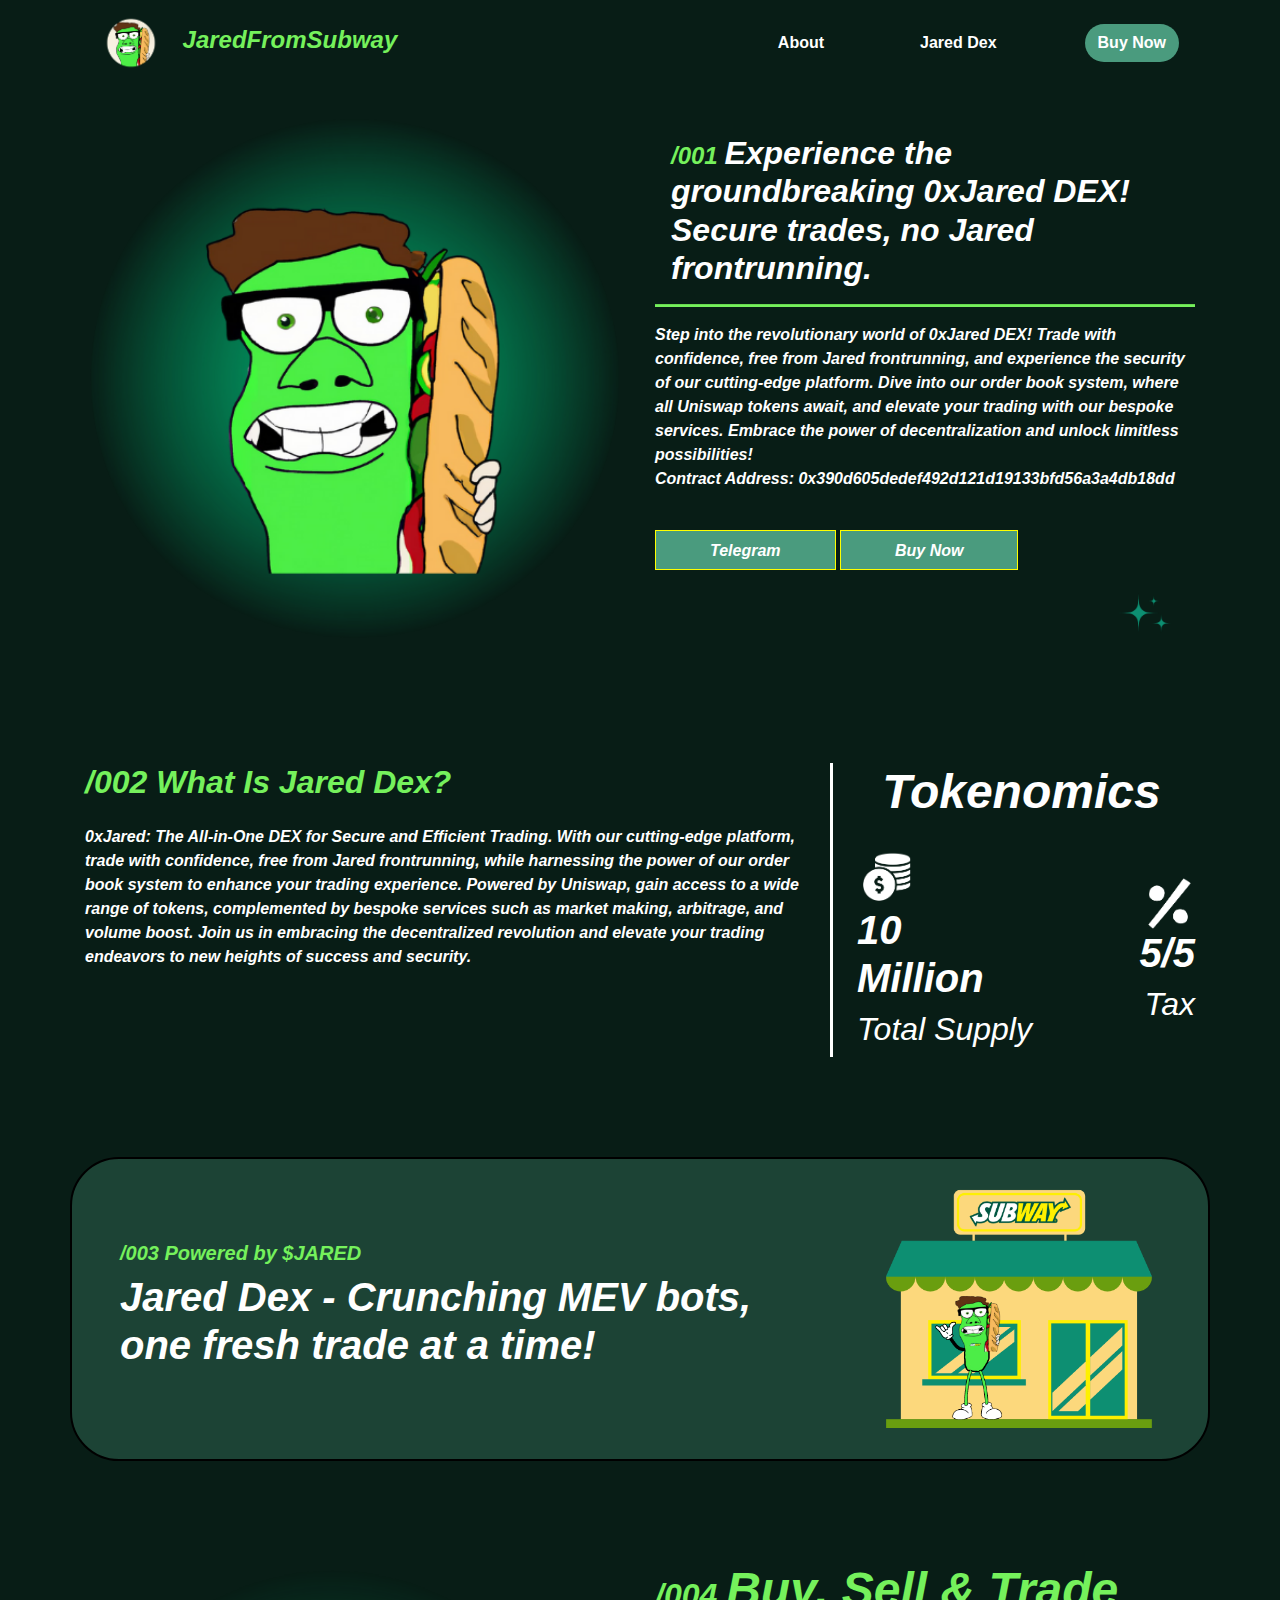
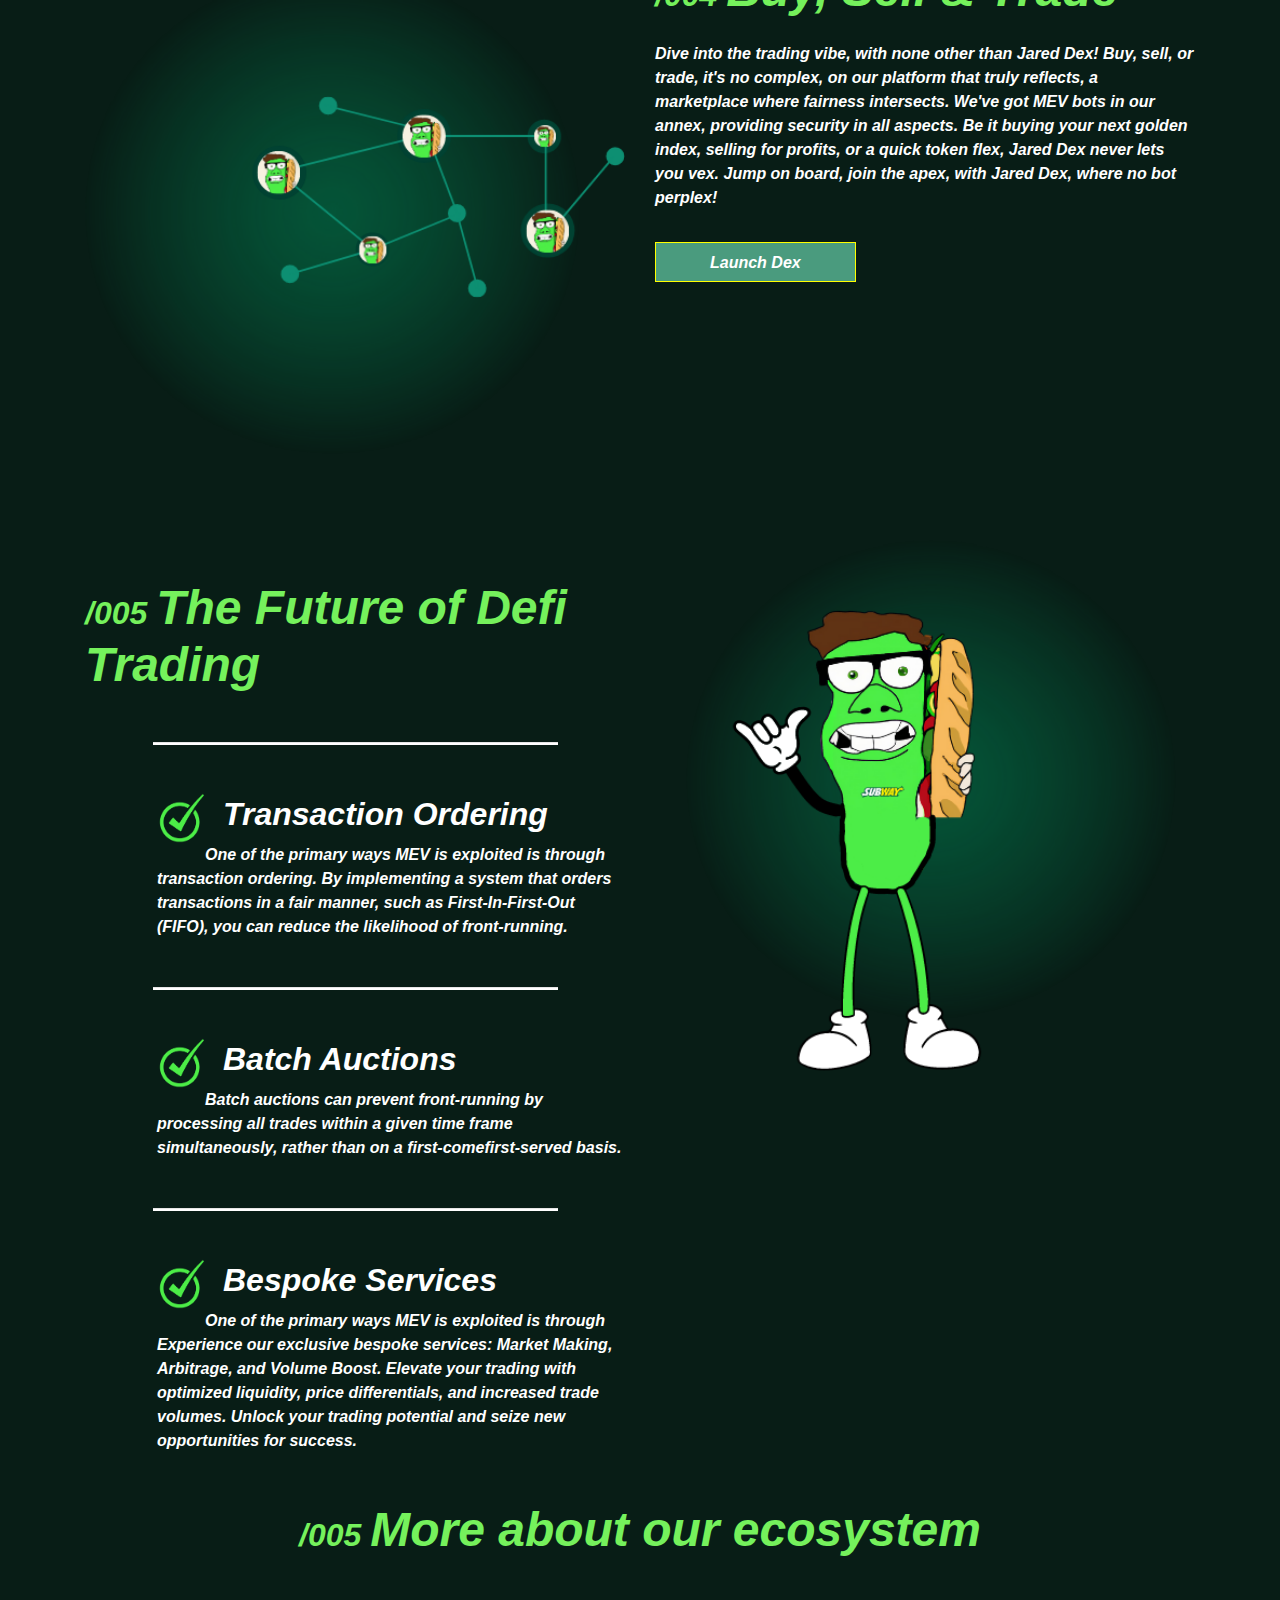
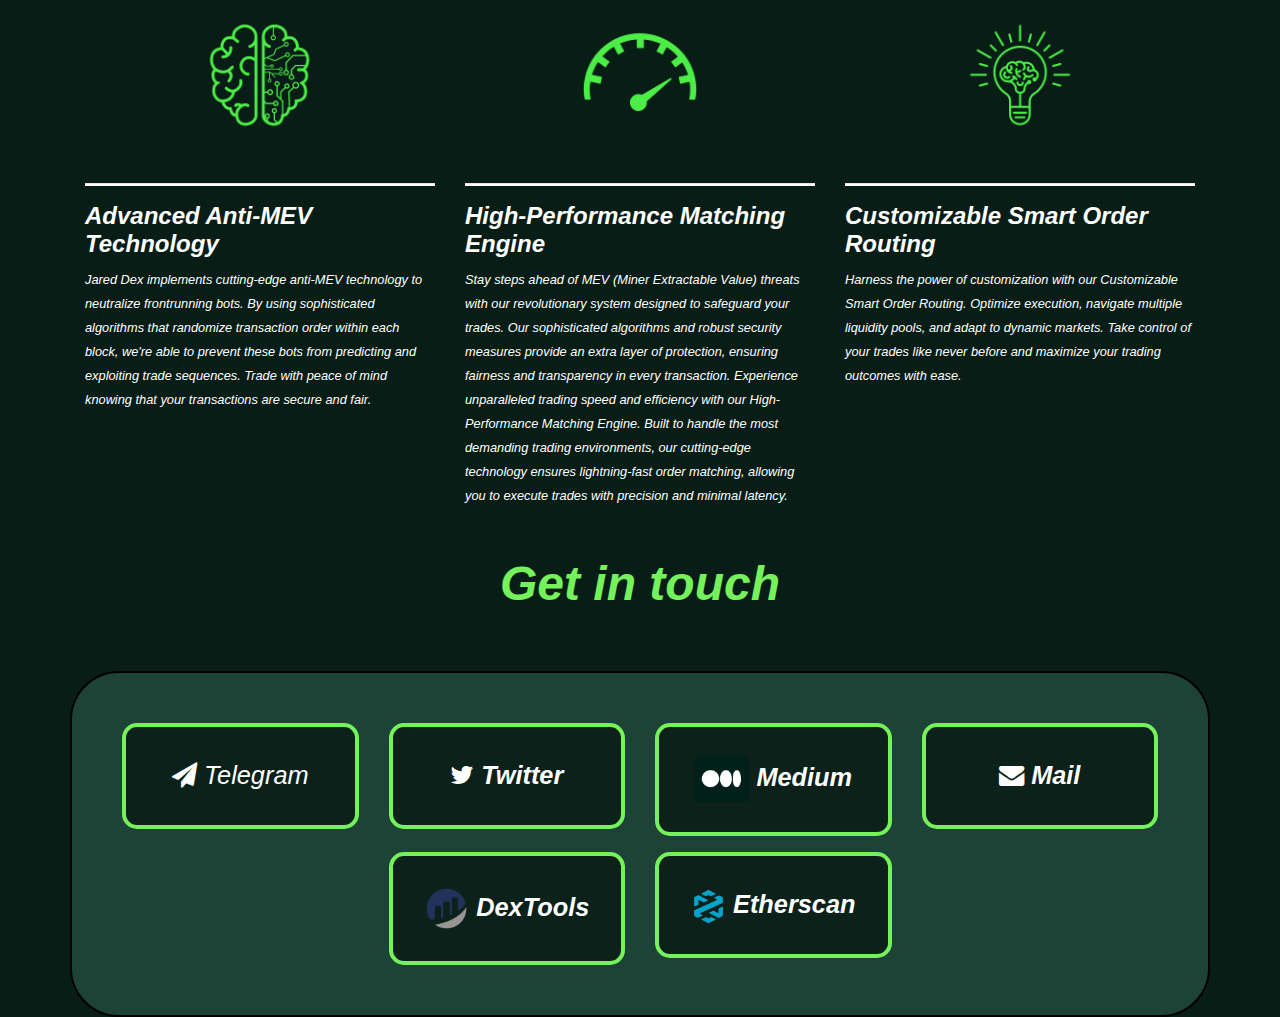
<file: index.html>
<!DOCTYPE html>
<html lang="en">

<head>
    <meta charset="UTF-8">
    <meta http-equiv="X-UA-Compatible" content="IE=edge">
    <meta name="viewport" content="width=device-width, initial-scale=1.0">
    <title>JaredFromSubway</title>
    <link rel="stylesheet" href="assets/bootstrap/bootstrap.min.css">
    <link rel="stylesheet" href="assets/css/font-awesome.min.css">
    <link rel="stylesheet" href="assets/css/style.css">
    <link rel="stylesheet" href="https://cdnjs.cloudflare.com/ajax/libs/font-awesome/4.7.0/css/font-awesome.min.css"
        integrity="sha512-SfTiTlX6kk+qitfevl/7LibUOeJWlt9rbyDn92a1DqWOw9vWG2MFoays0sgObmWazO5BQPiFucnnEAjpAB+/Sw=="
        crossorigin="anonymous" referrerpolicy="no-referrer" />
</head>
<style>
    @media screen and (min-width:320px) {
        .navbar-brand {
            margin-right: 0.5rem;
           
        }
        .navbar-brand > b {
            font-size: 12pt;
        }
    }
    @media screen and (min-width:1200px) {
        .navbar-brand {
            margin-right: 1rem;
           
        }
        .navbar-brand > b {
            font-size: 18pt;
        }
    }
</style>
<body>

<div class="container">

    <div class="row">
        <div class="col-lg-12">
            <nav class="navbar navbar-expand-lg   bg-transparent">
                <a class="navbar-brand" href="#"><img src="assets/images/1.png" alt="" width="60px" class="mr-lg-3"> <b
                        class="logo"><i> JaredFromSubway </i></b> </a>
                <button class="navbar-toggler text-white"  type="button" data-toggle="collapse"
                    data-target="#navbarSupportedContent" aria-controls="navbarSupportedContent" aria-expanded="false"
                    aria-label="Toggle navigation">
                    <i class="fa fa-bars" aria-hidden="true"  ></i>
                </button>

                <div class="collapse navbar-collapse" id="navbarSupportedContent">
                    <ul class="navbar-nav ml-auto">
                        <li class="nav-item active">
                            <a class="nav-link" href="#">About <span class="sr-only">(current)</span></a>
                        </li>
                        <li class="nav-item">
                            <a class="nav-link" href="./dex.html">Jared Dex</a>
                        </li>

                    </ul>
                    <div class=" my-2 my-lg-0">
                        <a href="" target="_blank" class="btn btn-buy-now my-2 my-sm-0 text-white" type="submit">Buy
                            Now</a>
                    </div>
                </div>
            </nav>
        </div>
    </div>
</div>
    <div class="container ">
        <div class="row">
            <div class="col-lg-12">
                <div class="row align-items-center">
                    <div class="col-lg-6">
                        <img src="assets/images/2.png" alt="" class="w-100">
                    </div>
                    <div class="col-lg-6 text-lg-left text-md-left text-center mt-5">
                        <div class=" ">

                           
                            <h2 class="banner-main ml-lg-3">  <b style="color: #75F15C;
                                font-size: x-large;"><i>/001 </i></b> <i>
                                    Experience the groundbreaking 0xJared DEX! Secure trades, no Jared frontrunning.
                        </div>
                        <hr class="line">
                        <div class="main-content">
                            <b>
                                <i>
                                    Step into the revolutionary world of 0xJared DEX! Trade with confidence, free from Jared frontrunning, and experience the security of our cutting-edge platform. Dive into our order book system, where all Uniswap tokens await, and elevate your trading with our bespoke services. Embrace the power of decentralization and unlock limitless possibilities!
                                </i>
                            </b><br />
                            <b style = "word-break: break-all">
                                <i>
                                    Contract Address: 0x390d605dedef492d121d19133bfd56a3a4db18dd
                                </i>
                            </b>
                            <div class="mt-5">
                                <div class="text-nowrap">

                                    <a href="https://t.me/ZeroxJared" target="_blank" class="tele-buy">Telegram</a>
                                    <a href="" target="_blank" class="tele-buy">Buy Now</a>
                                </div>
                                <div class="text-right">
                                    <img src="assets/images/6.png" alt="" class="" width="100px">
                                </div>
                            </div>
                        </div>
                    </div>
                </div>
            </div>
        </div>
    </div>
    <!------------------------------------------------------>
     <div class="container" style="margin-top: 100px;">
        <div class="row">
            <div class="col-lg-12">
                <div class="row">
                    <div class="col-lg-8 text-lg-left text-md-left text-center">
                        <h2 class="text-green"><b><i>/002</i> What Is Jared Dex? </b></h2>
                        <p class="text-white mt-4"><b>
                            0xJared: The All-in-One DEX for Secure and Efficient Trading. With our cutting-edge platform, trade with confidence, free from Jared frontrunning, while harnessing the power of our order book system to enhance your trading experience. Powered by Uniswap, gain access to a wide range of tokens, complemented by bespoke services such as market making, arbitrage, and volume boost. Join us in embracing the decentralized revolution and elevate your trading endeavors to new heights of success and security.

                            </b></p>
                    </div>
                    <div class="col-lg-4 borders-left">
                        <h1 class="text-center text-white"><b
                                style="font-weight: 900;font-size: xxx-large;">Tokenomics</b></h1>
                        <div class="row align-items-center">

                            <div class="col-lg-7 col-6 pl-4">
                                <img src="assets/images/3.png" width="30%" class="mt-4">
                                <div class="text-white">

                                    <h1><b> 10 Million</b></h1>
                                    <h2 style="font-weight: 300;">Total Supply</h2>
                                </div>
                            </div>
                            <div class="col-lg-5 col-6 text-right">
                                <img src="assets/images/4.png" width="40%" alt="" class="mt-4">
                                <div class="text-white">
                                    <h1><b>5/5</b></h1>
                                    <h2 style="font-weight: 300;">Tax</h2>

                                </div>
                            </div>
                        </div>

                    </div>
                </div>
            </div>
        </div>
    </div> 
    <!-- ------------------------------------------------------------ -->
  <div class="container" style="margin-top: 100px;">
        <div class="row">
            <div class="col-lg-12 box">
                <div class="row align-items-center">
                    <div class="col-lg-8 p-5">
                        <h5 class="text-green"><b> <i>/003</i> Powered by $JARED </b></h5>
                        <h1 class="text-white"><b>Jared Dex - Crunching MEV bots,
                                one fresh trade at a time!</b></h1>
                    </div>
                    <div class="col-lg-4 text-center">
                        <img src="assets/images/5.png" height="300px" alt="">
                    </div>
                </div>
            </div>
        </div>
    </div>  
    <!-- ------------------------------------------------------------ -->
     <div class="container">

        <div class="row" style="margin-top: 100px;">
            <div class="col-lg-12">
                <div class="row">
                    <div class="col-lg-6">
                        <img src="assets/images/7.png" width="100%" alt="">
                    </div>
                    <div class="col-lg-6 text-lg-left text-md-left text-center">
                        
                        <div class="text-green  ">
                            <h2><i><b>/004 <span style="font-size: xxx-large;
                                    font-weight: 900;"> Buy, Sell & Trade </span></i></b></h1>
                        </div>
                        <div class="w-100 mt-4">
                            <p>
                                <b class="text-white">
                                    Dive into the trading vibe, with none other than Jared Dex! Buy, sell, or
                                    trade, it's no complex, on our platform that truly reflects, a marketplace
                                    where fairness intersects. We've got MEV bots in our annex, providing
                                    security in all aspects. Be it buying your next golden index, selling for
                                    profits, or a quick token flex, Jared Dex never lets you vex. Jump on board,
                                    join the apex, with Jared Dex, where no bot perplex!
                                </b>
                            </p>
                            <br>
                            <a href="dex.html" target="_blank" class="tele-buy">Launch Dex</a>
                        </div>
                    </div>
                </div>
            </div>
        </div>
    </div>  
    <!-- ------------------------------------------------------------ -->
     <div class="container">

        <div class="row" style="margin-top: 30px;">
            <div class="col-lg-12">
                <div class="row">
                    <div class="col-lg-6 mt-5">

                        <div class="text-green">
                            <h2><i><b>/005 <span style="font-size: xxx-large;
                                    font-weight: 900;"> The Future of Defi Trading </span></i></b></h1>
                        </div>
                        <div class=" mt-4">
                            <hr class="bg-white w-75 my-5" style="height: 2px;">


                            <div class="ml-lg-5 pl-lg-4">
                                <div class="">
                                    <div class="d-flex  align-items-center">
                                        <img src="assets/images/9.png" width="50px" height="50px" alt="" class="mr-3">
                                        <h2 class="text-white"><b>Transaction Ordering</b></h2>

                                    </div>
                                    <b class="text-white ml-lg-5">One of the primary ways MEV is exploited is through
                                        transaction
                                        ordering. By implementing a system that orders transactions in a fair
                                        manner, such as First-In-First-Out (FIFO), you can reduce the likelihood
                                        of front-running.</b>

                                </div>
                            </div>


                            <hr class="bg-white w-75 my-5" style="height: 2px;">
                            <div class="">
                                <div class="ml-lg-5 pl-lg-4">
                                    <div class="">
                                        <div class="d-flex  align-items-center">
                                            <img src="assets/images/9.png" width="50px" height="50px" alt=""
                                                class="mr-3">
                                            <h2 class="text-white"><b>Batch Auctions</b></h2>

                                        </div>
                                        <b class="text-white ml-lg-5">Batch auctions can prevent front-running by
                                            processing all trades
                                            within a given time frame simultaneously, rather than on a
                                            first-comefirst-served basis.</b>

                                    </div>
                                </div>
                            </div>
                            <hr class="bg-white w-75 my-5" style="height: 2px;">
                            <div class="">
                                <div class="ml-lg-5 pl-lg-4">
                                    <div class="">
                                        <div class="d-flex  align-items-center">
                                            <img src="assets/images/9.png" width="50px" height="50px" alt=""
                                                class="mr-3">
                                            <h2 class="text-white"><b>Bespoke Services
                                                </b></h2>

                                        </div>
                                        <b class="text-white ml-lg-5">One of the primary ways MEV is exploited is through
                                            Experience our exclusive bespoke services: Market Making, Arbitrage, and Volume Boost. Elevate your trading with optimized liquidity, price differentials, and increased trade volumes. Unlock your trading potential and seize new opportunities for success.
                                        </b>

                                    </div>
                                </div>

                            </div>
                        </div>
                    </div>
                    <div class="col-lg-6"
                       
                        >
                        <img src="assets/images/8.png" alt="" class="w-100">
                    </div>
                </div>
            </div>
        </div>
    </div>  
    <!-- ------------------------------------------------------ -->

      <div class="container">

    <div class="row mt-5">
        <div class="col-lg-12">

            <div class="text-green text-center">
                <h2><i><b>/005 <span style="font-size: xxx-large;
                                font-weight: 900;"> More about our ecosystem </span></i></b></h1>
            </div>

        </div>

    </div>
    </div>  
    <!-- ------------------------------------------------------ -->
     <div class="container ">
        <div class="row mt-5">
            <div class="col-lg-12">
                <div class="row">
                    <div class="col-lg-4 ">
                        <div class="text-center w-100">
                            <img src="assets/images/10.png" width="120px" alt="">
                            <hr class="bg-white  mt-5" style="height: 2px;">
                        </div>
                        <div class="text-white">

                            <h4><b>Advanced Anti-MEV Technology</b></h4>
                            <small>Jared Dex implements cutting-edge anti-MEV technology to neutralize frontrunning
                                bots. By
                                using sophisticated algorithms that randomize transaction order
                                within each block, we're able to prevent these bots from predicting and exploiting
                                trade sequences. Trade with peace of mind knowing that your transactions are
                                secure and fair.
                            </small>
                        </div>
                    </div>
                    <div class="col-lg-4 ">
                        <div class="text-center">

                            <img src="assets/images/11.png" width="120px" alt="">
                            <hr class="bg-white  mt-5" style="height: 2px;">
                        </div>
                        <div class="text-white">

                            <h4><b>High-Performance Matching Engine</b></h4>
                           <small>Stay steps ahead of MEV (Miner Extractable Value) threats with our revolutionary system designed to safeguard your trades. Our sophisticated algorithms and robust security measures provide an extra layer of protection, ensuring fairness and transparency in every transaction.
                            </small>
                            <small>Experience unparalleled trading speed and efficiency with our High-Performance Matching Engine. Built to handle the most demanding trading environments, our cutting-edge technology ensures lightning-fast order matching, allowing you to execute trades with precision and minimal latency.
                            </small>
                        </div>

                    </div>
                    <div class="col-lg-4 ">
                        <div class="text-center">

                            <img src="assets/images/12.png" width="120px" alt="">
                            <hr class="bg-white  mt-5" style="height: 2px;">
                        </div>
                        <div class="text-white">

                            <h4><b>Customizable Smart Order Routing</b></h4>
                            <small>Harness the power of customization with our Customizable Smart Order Routing. Optimize execution, navigate multiple liquidity pools, and adapt to dynamic markets. Take control of your trades like never before and maximize your trading outcomes with ease.</small>
                        
                        </div>

                    </div>
                </div>
            </div>
        </div>
    </div>  
    <!-- ------------------------------------------------------ -->
    <div class="container">

        <div class="row mt-5">
            <div class="col-lg-12">
                <div class="text-green text-center">
                    <h1><b> <span style="font-size: xxx-large;
                                    font-weight: 900;"> Get in touch </span></b></h1>
                </div>
    
            </div>
        </div>  
    </div>
    <!-- ------------------------------------------------------------ -->
      <div class="container" style="margin-top: 50px;">
        <div class="row">
            <div class="col-lg-12 box1">
                <div class="row">

                    <div class="col-lg-3 mt-lg-0 mt-md-0 mt-5">
                        <div class=" divs_links">
                            <a href="https://t.me/ZeroxJared" target="_blank" class="links-footer" style="text-decoration: none;color: white;">

                                <i class="fa fa-paper-plane" aria-hidden="true"></i> Telegram
                            </a>
                        </div>
                    </div>
                    <div class="col-lg-3 mt-lg-0 mt-md-0 mt-5">
                        <div class=" divs_links">
                            <a href="https://www.twitter.com/zeroxjared" target="_blank" class="links-footer" style="text-decoration: none;color: white;">
                                <i class="fa fa-twitter" aria-hidden="true"></i><b> Twitter</b>
                            </a>

                        </div>
                    </div>
                    <div class="col-lg-3 mt-lg-0 mt-md-0 mt-5">
                        <div class=" divs_links">
                            <a href="" target="_blank" class="links-footer" style="text-decoration: none;color: white;">
                                <img src="assets/images/medium.png" alt="" width="55px"><b> Medium</b>
                            </a>
                        </div>
                    </div>
                    <div class="col-lg-3 mt-lg-0 mt-md-0 mt-5">
                        <div class=" divs_links">
                            <a href="" target="_blank" class="links-footer" style="text-decoration: none;color: white;">
                                <i class="fa fa-envelope" aria-hidden="true"></i><b> Mail</b>
                            </a>
                        </div>
                    </div>

                </div>
                <div class="row mt-3">
                    <div class="col-lg-3 m-0 p-0"> </div>
                    <div class="col-lg-3 mt-lg-0 mt-md-0 mt-4">
                        <div class=" divs_links">
                            <a href="" target="_blank" class="links-footer" style="text-decoration: none;color: white;">
                                <img src="assets/images/13.png" alt="" width="45px"> <b> DexTools
                                </b>

                            </a>
                        </div>
                    </div>
                    <div class="col-lg-3 mt-lg-0 mt-md-0 mt-5">
                        <div class=" divs_links">
                            <a href="" target="_blank" class="links-footer" style="text-decoration: none;color: white;">
                                <img src="assets/images/14.png" alt="" width="35px"> <b> Etherscan</b>
                            </a>
                        </div>
                    </div>
                    <div class="col-lg-3  ">

                    </div>

                </div>
            </div>
        </div>
    </div>  

    <script src="assets/js/jquery.slim.min.js"></script>
    <script src="assets/js/bootstrap.bundle.min.js"></script>
</body>

</html>
</file>
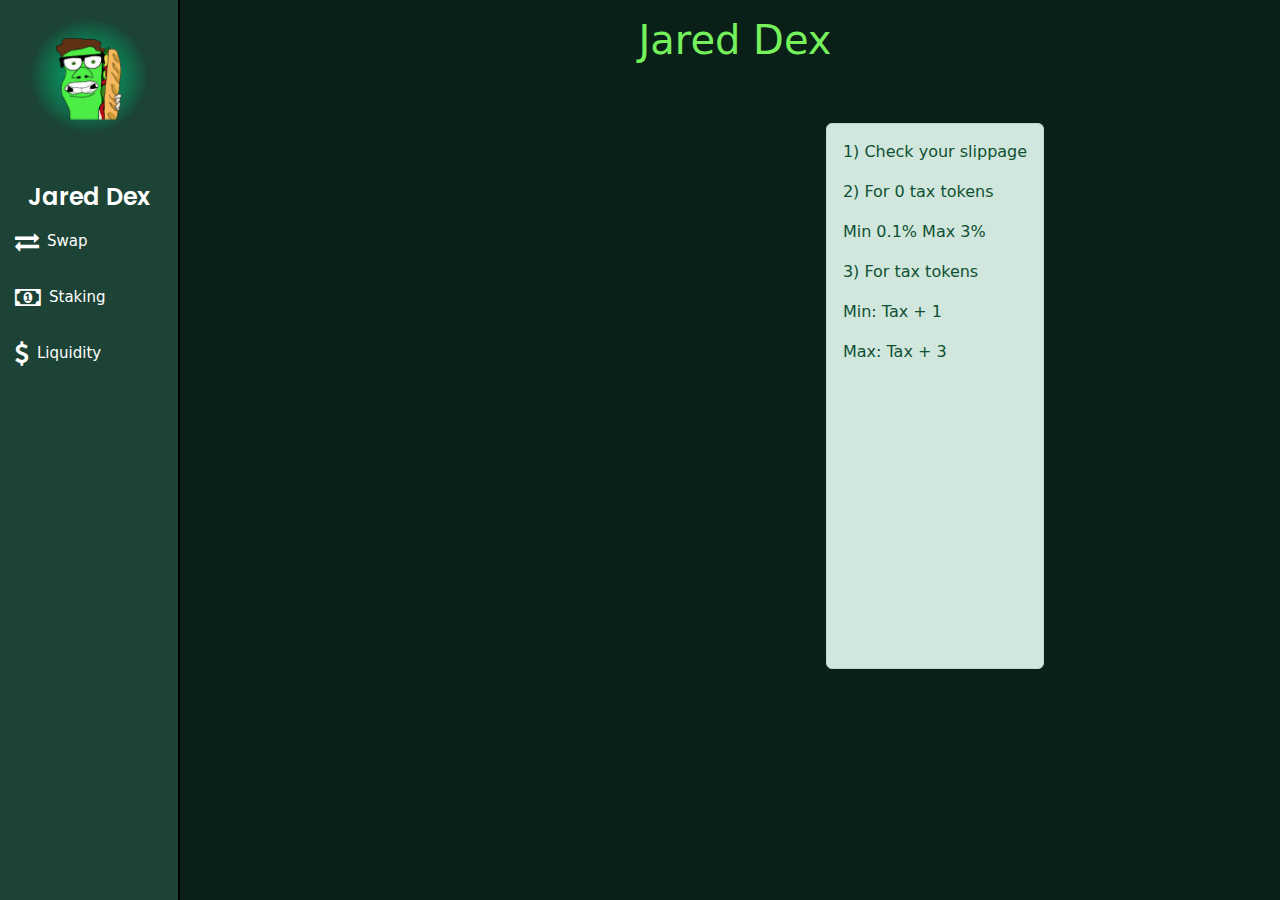
<file: dex.html>
<!DOCTYPE html>
<html lang="en">

<head>
  <meta charset="utf-8">
  <meta content="width=device-width, initial-scale=1.0" name="viewport">

  <title>Jared Dex</title>
  <meta content="" name="description">
  <meta content="" name="keywords">

  <!-- Google Fonts -->
  <link href="https://fonts.googleapis.com/css?family=Open+Sans:300,300i,400,400i,600,600i,700,700i|Raleway:300,300i,400,400i,500,500i,600,600i,700,700i|Poppins:300,300i,400,400i,500,500i,600,600i,700,700i" rel="stylesheet">

  <!-- Vendor CSS Files -->
  <link href="assets/dex/vendor/bootstrap/css/bootstrap.min.css" rel="stylesheet">
  <link href="assets/dex/vendor/bootstrap-icons/bootstrap-icons.css" rel="stylesheet">
  <link rel="stylesheet" href="https://stackpath.bootstrapcdn.com/font-awesome/4.7.0/css/font-awesome.min.css">
  <!-- Template Main CSS File -->
  <link href="./style.css" rel="stylesheet">
</head>

<body style="background: #091f18">

  <!-- ======= Mobile nav toggle button ======= -->
  <i class="bi bi-list mobile-nav-toggle d-xl-none" style = "background: #fff; color: #000"></i>

  <header id="header">
    <div class="d-flex flex-column">

      <div class="profile">
        <img src="./assets/images/2.png" alt="" class="img-fluid rounded-circle">
        <h1 class="text-light mt-5"><a href="index.html">Jared Dex</a></h1>
      </div>

      <nav id="navbar" class="nav-menu navbar">
        <ul>
          <!-- <li><a href="#hero" class="nav-link scrollto active"><i class="bx bx-home"></i> <span>Home</span></a></li> -->
          <li><a href="#" class="nav-link scrollto"><i class="fa fa-exchange"></i> <span>Swap</span></a></li>
          <li><a href="#" class="nav-link scrollto"><i class="fa fa-money"></i> <span>Staking</span></a></li>
          <li><a href="#" class="nav-link scrollto"><i class="fa fa-dollar"></i><span>Liquidity</span></a></li>
        </ul>
      </nav><!-- .nav-menu -->
    </div>
  </header><!-- End Header -->

  <main>
    <h1 class="ml-2 mt-3 text-center" style="color: #75F15C"><span class="banner-logoname">Jared Dex</span></h1>
    <div class="d-flex justify-content-center">
      <iframe id="onramper-widget" title="Onramper widget" frameborder="no"
        allow="accelerometer; autoplay; camera; gyroscope; payment;" src="https://app.uniswap.org/#/swap?theme=dark"
        style="height: 550px; width: 400px" class="mt-5">
      </iframe>
      <div style="margin-top: 35px" class="temp-inst">
        <div class="alert alert-success m-3" role="alert" style="height: 97%;">
          <p>1) Check your slippage </p>

          <p>2) For 0 tax tokens </p>
          <p>Min 0.1% Max 3%</p>

          <p>3) For tax tokens</p>
          <p>Min: Tax + 1</p>
          <p>Max: Tax + 3</p>
        </div>
      </div>
    </div>
    <div style="margin-top: 35px" class="inst">
      <div class="alert alert-success m-3" role="alert" style="height: 97%;">
        <p>1) Check your slippage </p>

        <p>2) For 0 tax tokens </p>
        <p>Min 0.1% Max 3%</p>

        <p>3) For tax tokens</p>
        <p>Min: Tax + 1</p>
        <p>Max: Tax + 3</p>
      </div>
    </div>
  </main>

  <!-- Vendor JS Files -->
  <script src="assets/dex/vendor/bootstrap/js/bootstrap.bundle.min.js"></script>

  <!-- Template Main JS File -->
  <script src="assets/dex/js/main.js"></script>

</body>

</html>
</file>
<file: assets/css/style.css>
body{
    background-color: #081D16;
    width: 100%;
    height: 500px;
    overflow-x: hidden;
}
 
 
.logo{
    color: #75F15C;
    font-size: x-large;
}
.nav-item{
    margin-right: 80px;
}
.nav-link{
    color: white;
    font-weight: bold;
}
.btn-buy-now{
    border-radius: 30px;
    background-color: #4A9B7E;
    color: white;
    font-weight: 700;
}
.banner-logoname{
    font-weight: 900;
    color: #75F15C;
}
.banner-main{
    font-weight: 900;
    color: white;
}
.line{
    background-color: #75F15C;
    /* width: 80%; */
    margin-left: initial;
    height: 2px;

}
.main-content{
    /* width: 80%; */
    color: white;
}
.tele-buy{
    border: 1px solid yellow;
    padding: 2% 10% 2% 10%;
    background-color: #4A9B7E;
    color: white;
    font-weight: bold;
   
}
.tele-buy:hover{
    text-decoration: none;
    color: white;
}
.text-green{
    color: #75F15C;
}
.borders-left{
    border-left: 3px solid white;
}
.box{
    border: 2px solid black;
    width: 100%;
    border-radius: 49px;
    background-color: #1C4335;
    /* height: 282px; */
}
.divs_links{
    border: 4px solid #75F15C;
    background-color: #0B2119;
    padding: 30px;
    color: white;
    font-size: 19pt;
    border-radius: 15px;
    text-align: center;
}
.box1{
    border: 2px solid black;
    width: 100%;
    border-radius: 49px;
    background-color: #1C4335;
    /* height: 400px; */
    padding: 50px;
}
</file>
<file: style.css>
html{
    overflow-x: hidden;
    max-width: 100%;
  }
  
  .alert {
    animation: blinker 2s linear infinite;
  }
  
  @keyframes blinker {
    50% {
      background: rgb(220, 41, 41);
      color: #fff;
    }
  }
  
  /*--------------------------------------------------------------
  # Header
  --------------------------------------------------------------*/
  #header {
      position: fixed;
      top: 0;
      left: 0;
      bottom: 0;
      width: 180px;
      transition: all ease-in-out 0.5s;
      z-index: 9997;
      transition: all 0.5s;
      padding: 0 15px;
      background: #1c4335;
      border-right: 2px solid #000;
      overflow-y: auto;
    }
    
    #header .profile img {
      margin: 15px auto;
      display: block;
      width: 120px;
    }
    
    #header .profile h1 {
      font-size: 24px;
      margin: 0;
      padding: 0;
      font-weight: 600;
      -moz-text-align-last: center;
      text-align-last: center;
      font-family: "Poppins", sans-serif;
    }
    
    #header .profile h1 a,
    #header .profile h1 a:hover {
      color: #fff;
      text-decoration: none;
    }
    
    #header .profile .social-links a {
      font-size: 18px;
      display: inline-block;
      background: #1C4335 !important;
      color: #fff;
      line-height: 1;
      padding: 8px 0;
      margin-right: 4px;
      border-radius: 50%;
      text-align: center;
      width: 36px;
      height: 36px;
      transition: 0.3s;
    }
    
    #header .profile .social-links a:hover {
      background: #149ddd;
      color: #fff;
      text-decoration: none;
    }
    
    #main {
      margin-left: 300px;
    }
    
    @media (max-width: 1199px) {
      #header {
        left: -300px;
      }
    
      #main {
        margin-left: 0;
      }
    }
    
    /*--------------------------------------------------------------
    # Navigation Menu
    --------------------------------------------------------------*/
    /* Desktop Navigation */
    .nav-menu {
      padding: 5px 0 0 0;
    }
    
    .nav-menu * {
      margin: 0;
      padding: 0;
      list-style: none;
    }
    
    .nav-menu>ul>li {
      position: relative;
      white-space: nowrap;
    }
    
    .nav-menu a,
    .nav-menu a:focus {
      display: flex;
      align-items: center;
      color: #fff;
      text-align: right;
      padding: 12px 0px;
      margin-bottom: 8px;
      transition: 0.3s;
      font-size: 15px;
    }
    
    .nav-menu a i,
    .nav-menu a:focus i {
      font-size: 24px;
      padding-right: 8px;
      color: #fff;
    }
    
    .nav-menu a:hover,
    .nav-menu .active,
    .nav-menu .active:focus,
    .nav-menu li:hover>a {
      text-decoration: none;
      color: #fff;
    }
    
    .nav-menu a:hover i,
    .nav-menu .active i,
    .nav-menu .active:focus i,
    .nav-menu li:hover>a i {
      color: #149ddd;
    }
    
    /* Mobile Navigation */
    .mobile-nav-toggle {
      position: fixed;
      right: 15px;
      top: 15px;
      z-index: 9998;
      border: 0;
      font-size: 24px;
      transition: all 0.4s;
      outline: none !important;
      background-color: #149ddd;
      color: #fff;
      width: 40px;
      height: 40px;
      display: inline-flex;
      align-items: center;
      justify-content: center;
      line-height: 0;
      border-radius: 50px;
      cursor: pointer;
    }
    
    .mobile-nav-active {
      overflow: hidden;
    }
    
    .mobile-nav-active #header {
      left: 0;
    }
  
  
    .temp-inst{
      display: block
    }
  
    .inst{
      display: none;
    }
  
    main{
      margin-left: 190px; position: relative
    }
    
  
    @media only screen and (max-width: 600px) {
      .temp-inst{
        display: none
      }
    
      .inst{
        display: block;
      }
  
      main{
        margin-left: 0;
      }
    }
</file>
